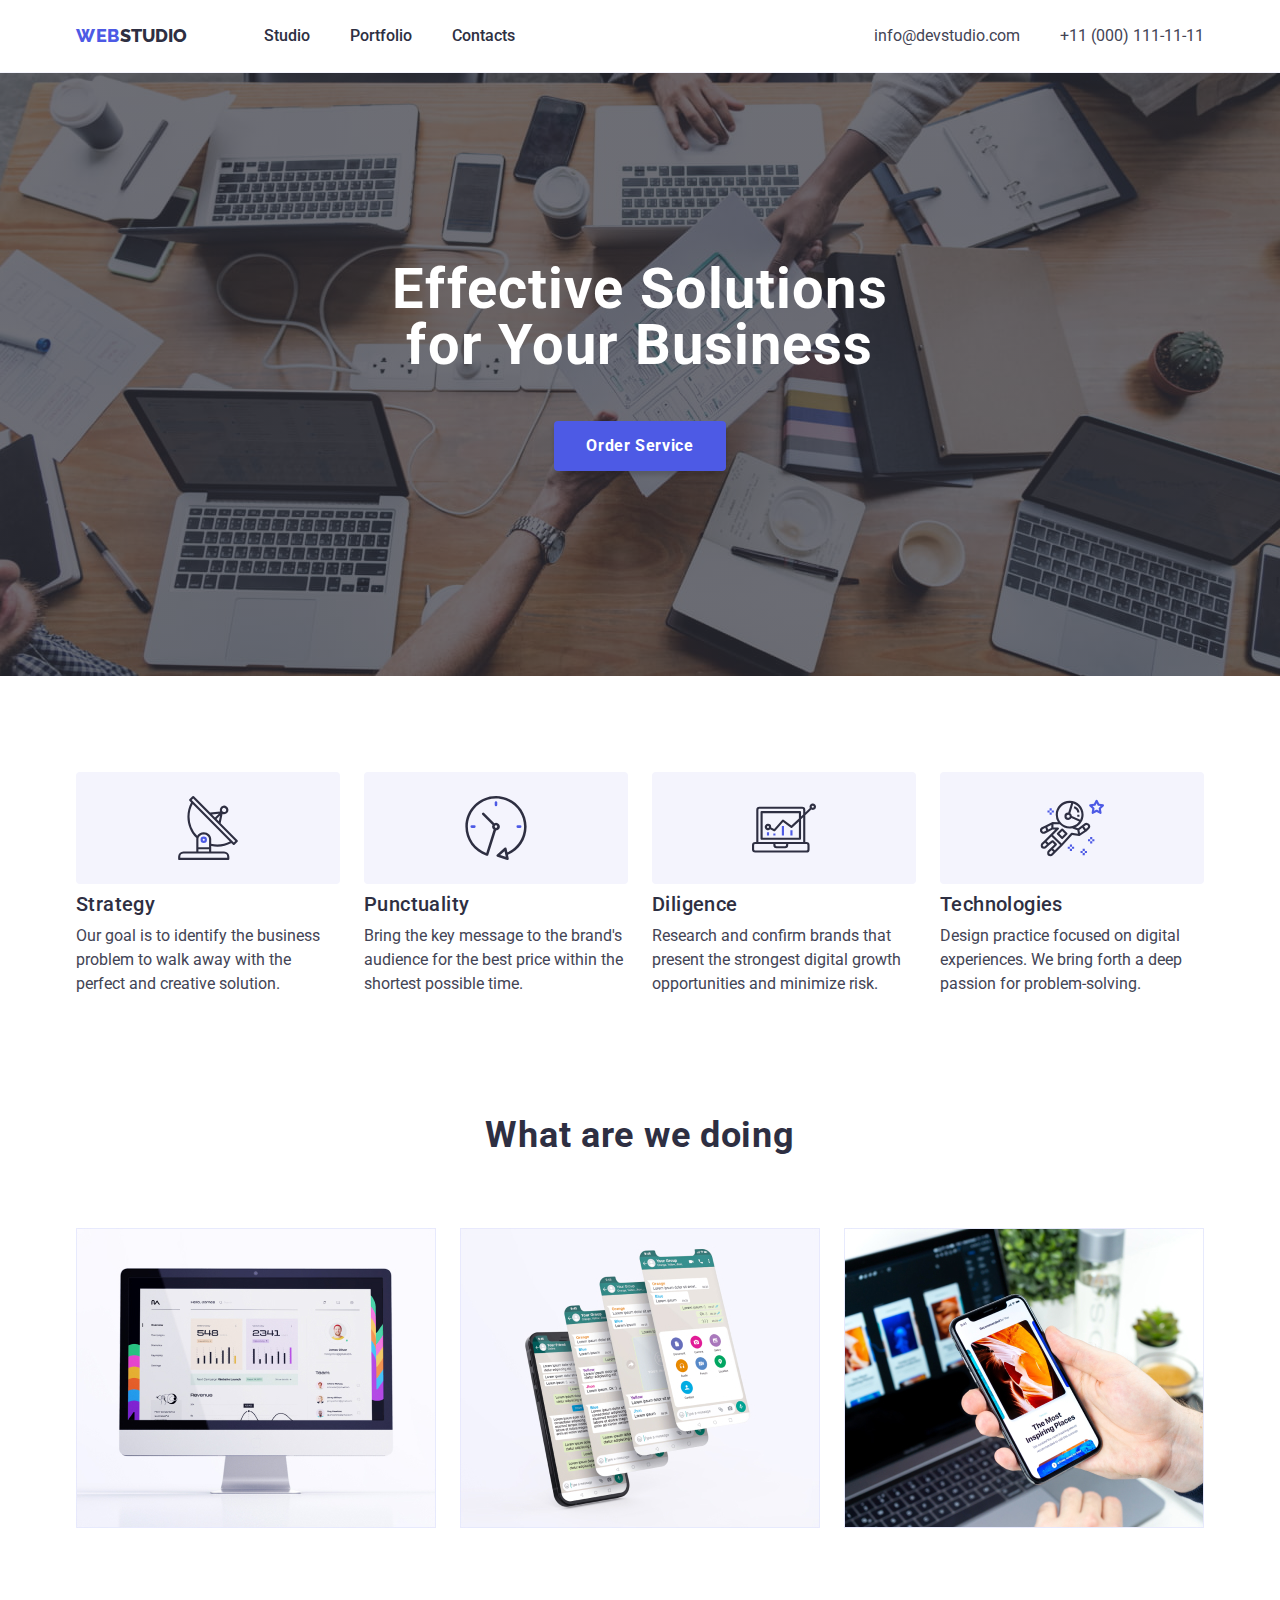
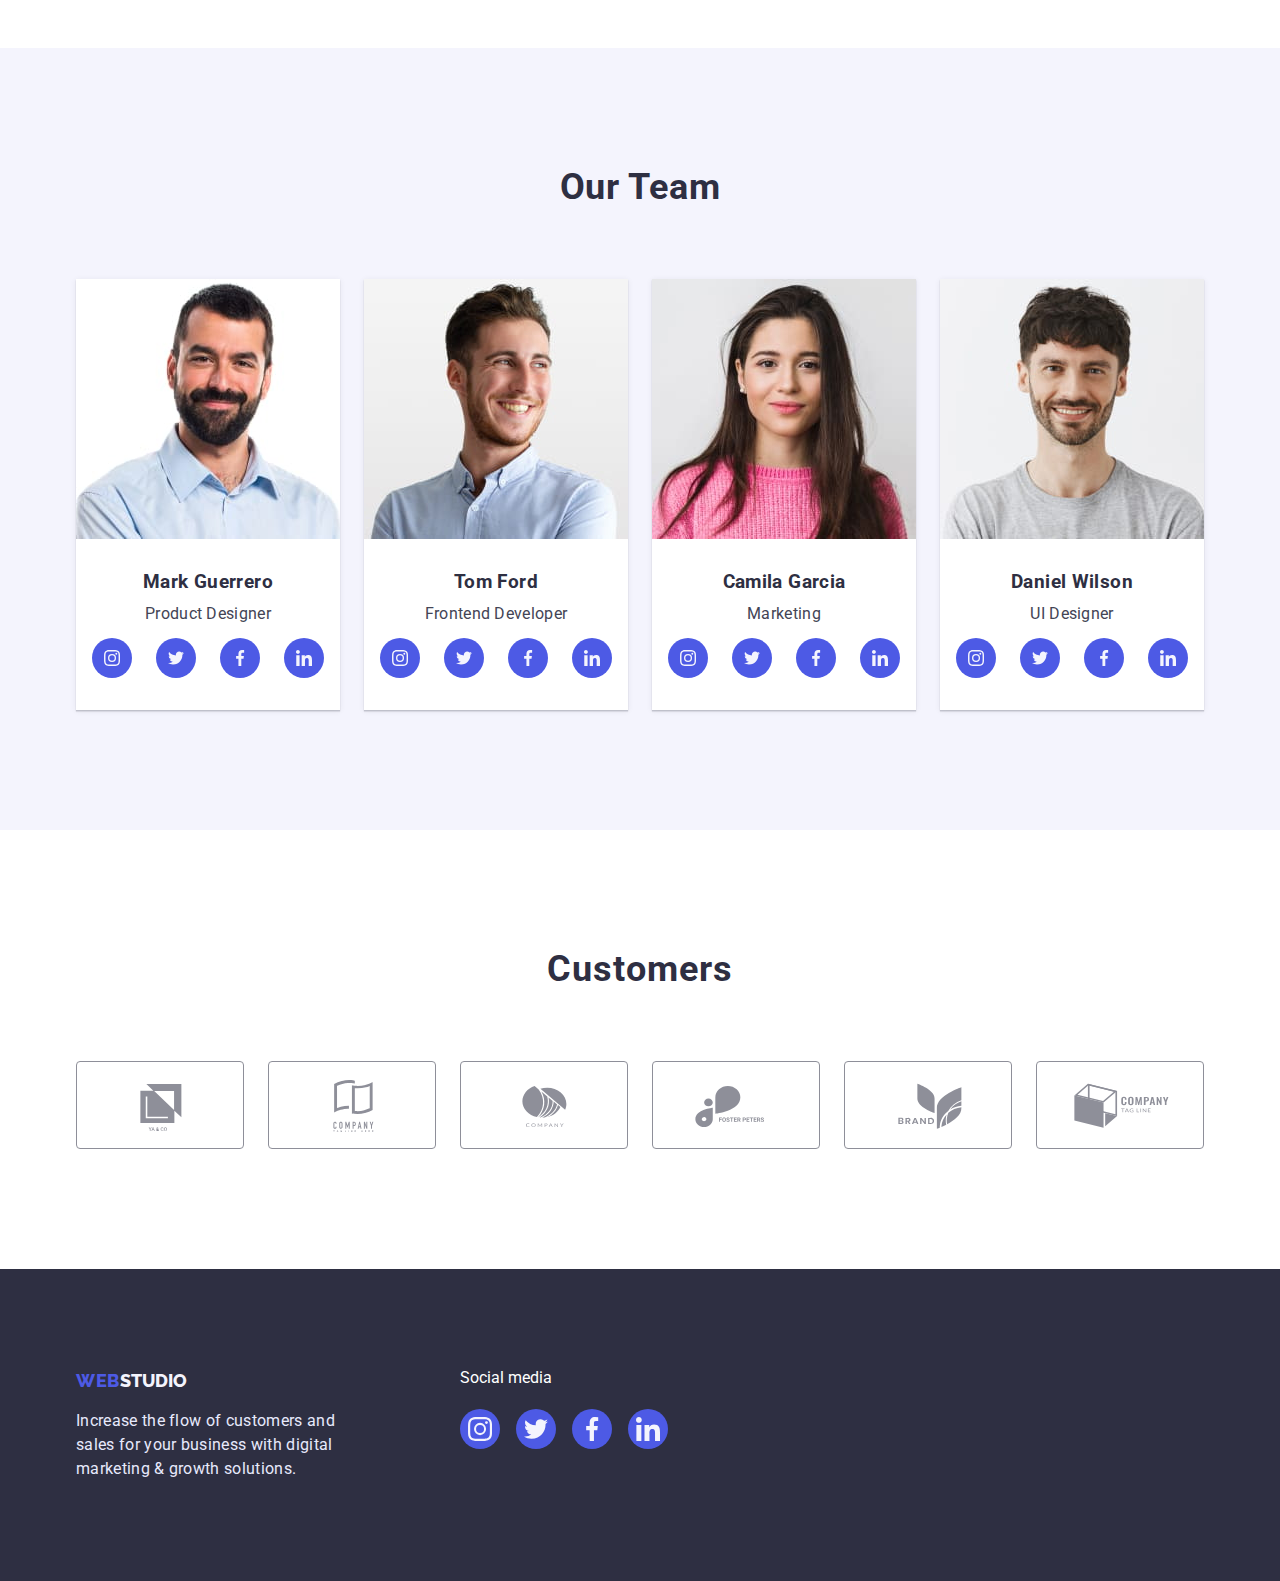
<file: index.html>
<!DOCTYPE html>
<html lang="en">
<head>
    <meta charset="UTF-8">
    <meta http-equiv="X-UA-Compatible" content="IE=edge">
    <meta name="viewport" content="width=device-width, initial-scale=1.0">
    <title>Document</title>
    <link rel="stylesheet" href="https://cdn.jsdelivr.net/npm/modern-normalize@1.1.0/modern-normalize.min.css"/>
    <style>
        li {
            list-style-type: none;
        }
        a {
            text-decoration: none;
        }
    </style>
    <link href="https://fonts.googleapis.com/css2?family=Raleway:wght@800&family=Roboto:wght@400;500;700;900&display=swap" rel="stylesheet">
<link rel="stylesheet" href="./css/style.css" />

</head>
<body>

    <header class="header-container">
    <div class="container header-menu">
        <a class="contacts-logo-one" href="./index.html"><span class="logo">web</span><span class="logo-two">studio</span></a>
            

        <!-- Main navigation -->
        <nav class="header-nav">
            <!-- Links to other pages or sections of the current page -->
        <ul class="link">
            <li class="item"><a class="contacts" href="./index.html">Studio</a></li>
            <li class="item"><a class="contacts" href="./portfolio.html">Portfolio</a></li>
            <li class="item"><a class="contacts" href="">Contacts</a></li>
        </ul>
        </nav>

        <ul class="secondary-link">
            <li class="item"><a class="contacts-inform-tel" href="mailto:info@devstudio.com">info@devstudio.com</a></li>                               
            <li class="item"><a class="contacts-inform" href="tel:+110001111111">+11 (000) 111-11-11</a></li>                           
        </ul>
     </div>
    </header>

    <main>
    
        <section class="hero">
            <div class="container">
            <h1 class="hero-logo">Effective Solutions <br /> for Your Business</h1>
            <button class="main-pointer" type="button">Order Service</button>
            </div>
        </section>

        <!-- Feauters section -->
    <section class="text">
        <div class="container">
        <ul class="text-title">
            <li class="title-list">
                <div class="text-icon">
                <svg class="icon">
                    <use href="./images4/sprite3.svg#icon-antenna"></use>
                </svg>
                </div>
                <h3 class="title">Strategy</h3>
                <p class="title-p">Our goal is to identify the business
                    problem to walk away with the perfect and creative solution. </p>
            </li>

            <li class="title-list">
                <div class="text-icon">
                <svg class="icon">
                    <use href="./images4/sprite3.svg#icon-clock"></use>
                </svg>
                </div>
                <h3 class="title">Punctuality</h3>
                <p class="title-p">Bring the key message to the brand's audience for the best price within the shortest possible time.</p>
            </li>

            <li class="title-list">
                <div class="text-icon">
                <svg class="icon">
                    <use href="./images4/sprite3.svg#icon-diagram"></use>
                </svg>
                </div>
                <h3 class="title">Diligence</h3>
                <p class="title-p">Research and confirm brands that present the strongest digital growth opportunities and minimize risk.</p>
            </li>

            <li class="title-list"> 
                <div class="text-icon">
                <svg class="icon">
                    <use href="./images4/sprite3.svg#icon-astronaut"></use>
                </svg>
                </div>
                <h3 class="title">Technologies</h3>
                <p class="title-p">Design practice focused on digital experiences. We bring forth a deep passion for problem-solving.</p>
            </li>
        </ul>
        </div>
    </section>

    <section class="text-img">
        <div class="container">

         <h2>What are we doing</h2>

         <ul class="list-img">
            <li class="list-img-li"><img src="./images/rectangle2.jpg" alt="statistic" width="360"/></li>
            <li class="list-img-li"><img src="./images/Rectangle1.jpg" alt="constant communication with the clients" width="360"/></li>
            <li class="list-img-li"><img src="./images/rectangle3.jpg" alt="design practice focused on digital experiences" width="360"/></li>
         </ul>
         </div>
    </section> 
    

    <!-- Page footer -->

    <section class="secondary-text">
        <div class="container">

         <h2 class="secondary-text-title">Our Team</h2>

        <ul class="secondary-text-img">
             <li class="img">
                <img src="./images2/img.jpg" alt="Product Designer" width="264">
                <div class="img-text">
                <h3>Mark Guerrero</h3>
                <p>Product Designer</p>

                <ul class="icon-flex">
                <li class="text-title-icon">
                    <a class="icon-flex-link" href="">
                <svg class="icon2">
                    <use href="./images4/sprite.svg#icon-instagram"></use>
                </svg>
                    </a>
                </li>

                <li class="text-title-icon">
                     <a class="icon-flex-link" href="">
                <svg class="icon2">
                    <use href="./images4/sprite.svg#icon-twitter"></use>
                </svg>
                     </a>
                </li>

                <li class="text-title-icon">
                    <a class="icon-flex-link" href="">
                <svg class="icon2">
                    <use href="./images4/sprite.svg#icon-facebook"></use>
                </svg>
                    </a>
                </li>

                <li class="text-title-icon">
                    <a class="icon-flex-link" href="">
                <svg class="icon2">
                    <use href="./images4/sprite.svg#icon-linkedin"></use>
                </svg>
                    </a>
                </li>
                </ul>
                </div>

             <li class="img">
                <img src="./images2/img-2.jpg" alt="Frontend Developer" width="264">
                <div class="img-text">
                <h3>Tom Ford</h3>
                <p>Frontend Developer</p>

                <ul class="icon-flex">
                <li class="text-title-icon">
                    <a class="icon-flex-link" href="">
                    <svg class="icon2">
                        <use href="./images4/sprite.svg#icon-instagram"></use>
                    </svg>
                    </a>
                    </li>

                    <li class="text-title-icon">
                        <a class="icon-flex-link" href="">
                    <svg class="icon2">
                        <use href="./images4/sprite.svg#icon-twitter"></use>
                    </svg>
                        </a>
                    </li>

                    <li class="text-title-icon">
                        <a class="icon-flex-link" href="">
                    <svg class="icon2">
                        <use href="./images4/sprite.svg#icon-facebook"></use>
                    </svg>
                        </a>
                    </li>

                    <li class="text-title-icon">
                        <a class="icon-flex-link" href="">
                    <svg class="icon2">
                        <use href="./images4/sprite.svg#icon-linkedin"></use>
                    </svg>
                        </a>
                    </li>
                </ul>
                </div>

             <li class="img">
                <img src="./images2/img-3.jpg" alt="Marketing" width="264">
                <div class="img-text">
                <h3>Camila Garcia</h3>
                <p>Marketing</p>

                <ul class="icon-flex">
                <li class="text-title-icon">
                    <a class="icon-flex-link" href="">
                    <svg class="icon2">
                        <use href="./images4/sprite.svg#icon-instagram"></use>
                    </svg>
                        </a>
                    </li>

                    <li class="text-title-icon">
                        <a class="icon-flex-link" href="">
                    <svg class="icon2">
                        <use href="./images4/sprite.svg#icon-twitter"></use>
                    </svg>
                        </a>
                    </li>

                    <li class="text-title-icon">
                        <a class="icon-flex-link" href="">
                    <svg class="icon2">
                        <use href="./images4/sprite.svg#icon-facebook"></use>
                    </svg>
                        </a>
                    </li>

                    <li class="text-title-icon">
                        <a class="icon-flex-link" href="">
                    <svg class="icon2">
                        <use href="./images4/sprite.svg#icon-linkedin"></use>
                    </svg>
                        </a>
                    </li>
             </ul>
             </div>

             <li class="img">
                <img src="./images2/img-4.jpg" alt="UI Designer" width="264">
                <div class="img-text">
                <h3>Daniel Wilson</h3>
                <p>UI Designer</p>

                <ul class="icon-flex">
                <li class="text-title-icon">
                    <a class="icon-flex-link" href="">
                    <svg class="icon2">
                        <use href="./images4/sprite.svg#icon-instagram"></use>
                    </svg>
                        </a>
                    </li>

                    <li class="text-title-icon">
                        <a class="icon-flex-link" href="">
                    <svg class="icon2">
                        <use href="./images4/sprite.svg#icon-twitter"></use>
                    </svg>
                        </a>
                    </li>

                    <li class="text-title-icon">
                        <a class="icon-flex-link" href="">
                    <svg class="icon2">
                        <use href="./images4/sprite.svg#icon-facebook"></use>
                    </svg>
                        </a>
                    </li>

                    <li class="text-title-icon">
                        <a class="icon-flex-link" href="">
                    <svg class="icon2">
                        <use href="./images4/sprite.svg#icon-linkedin"></use>
                    </svg>
                        </a>
                    </li>
             </ul>
        </div>
        </ul>
        </div>
     </section>

     <!-- section clients -->

     <section class="clients">
        <div class="container">
            <h2 class="clients-h2">Customers</h2>
            <ul  class="clients-section-title">

           <li class="clients-title-li">
            <a class="clients-link" href="">
                <svg width="104px" height="56px" class="clients-icon">
                 <use href="./images4/sprite2.svg#icon-Logo"></use>
                </svg>
            </a>
           </li>

        <li class="clients-title-li">
            <a class="clients-link" href="">
                <svg width="104px" height="56px" class="clients-icon">
                    <use href="./images4/sprite2.svg#icon-Logo-2"></use>
                </svg>
            </a>
        </li>

        <li class="clients-title-li">
            <a class="clients-link" href="">
                <svg width="104px" height="56px" class="clients-icon">
                    <use href="./images4/sprite2.svg#icon-Logo-3"></use>
                </svg>
            </a>
        </li>

        <li class="clients-title-li">
            <a class="clients-link" href="">
                <svg width="104px" height="56px" class="clients-icon">
                    <use href="./images4/sprite2.svg#icon-Logo-4"></use>
                </svg>
            </a>
        </li>

        <li class="clients-title-li">
            <a class="clients-link" href="">
                <svg width="104px" height="56px" class="clients-icon">
                    <use href="./images4/sprite2.svg#icon-Logo-5"></use>
                </svg>
            </a>
        </li>

        <li class="clients-title-li">
            <a class="clients-link" href="">
                <svg width="104px" height="56px" class="clients-icon">
                    <use href="./images4/sprite2.svg#icon-Logo-6"></use>
                </svg>
            </a>
        </li>
      </ul>
      </div>
     </section>

     </main>

     <footer class="footer">
        <div class="container footer-container">
        <div class="style">
         <a class="contacts-logo" href="./index.html"><span class="logo">web</span><span class="logo-two-bottom">studio</span></a>
         <p class="bottom-text">Increase the flow of customers and sales for your business with digital marketing & growth solutions.</p>
        </div>

        <div class="footer-icon">
            <p class="footer-icon-text">Social media</p>
                <ul class="footer-ul">
                <li class="bottom-icon">
                    <a class="footer-icon-link" href="">
                    <svg class="icon3">
                        <use href="./images4/sprite.svg#icon-instagram"></use>
                    </svg>
                    </a>
                </li>
            
                <li class="bottom-icon">
                    <a class="footer-icon-link" href="">
                    <svg class="icon3">
                        <use href="./images4/sprite.svg#icon-twitter"></use>
                    </svg>
                    </a>
                </li>
            
                <li class="bottom-icon">
                    <a class="footer-icon-link" href="">
                    <svg class="icon3">
                        <use href="./images4/sprite.svg#icon-facebook"></use>
                    </svg>
                    </a>
                </li>
            
                <li class="bottom-icon">
                    <a class="footer-icon-link" href="">
                    <svg class="icon3">
                        <use href="./images4/sprite.svg#icon-linkedin"></use>
                    </svg>
                    </a>
                </li>
                </ul>
            </div>
         </div>
    </footer>
</body>
</html>
</file>
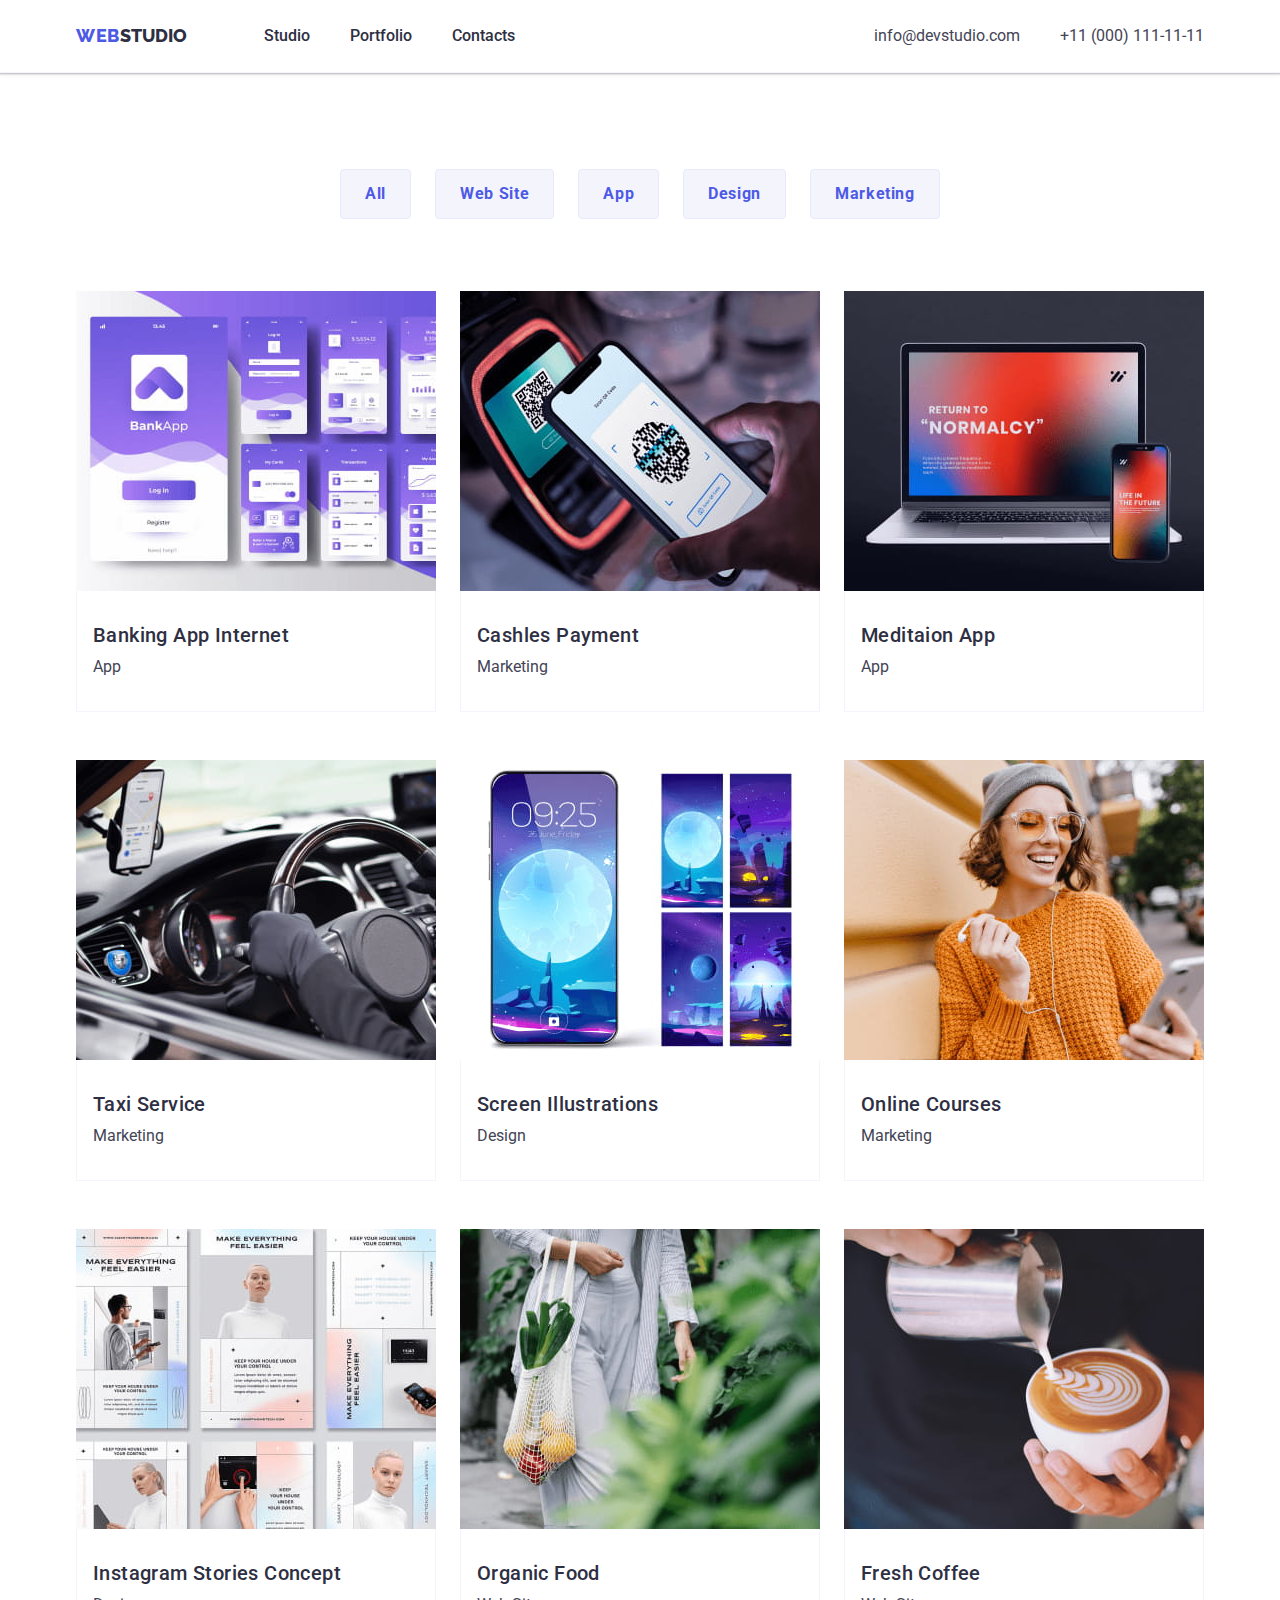
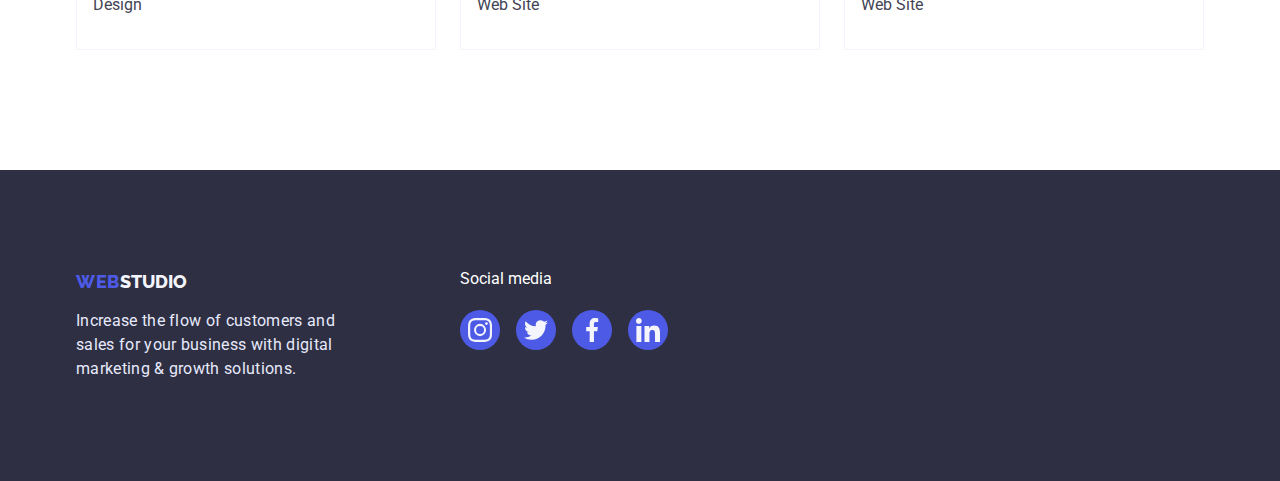
<file: portfolio.html>
<!DOCTYPE html>
<html lang="en">
<head>
    <meta charset="UTF-8">
    <meta http-equiv="X-UA-Compatible" content="IE=edge">
    <meta name="viewport" content="width=device-width, initial-scale=1.0">
    <title>Document</title>
    <link rel="stylesheet" href="https://cdn.jsdelivr.net/npm/modern-normalize@1.1.0/modern-normalize.min.css"/>
    <style>
        li {
            list-style-type: none;
        }
        a {
            text-decoration: none;
        }
    </style>
    <link href="https://fonts.googleapis.com/css2?family=Raleway:wght@800&family=Roboto:wght@400;500;700;900&display=swap" rel="stylesheet">
    <link rel="stylesheet" href="./css/style.css" />

</head>
<body>
    
    <header class="header-container">
        <div class="container header-menu">
        <a class="contacts-logo-one" href="./portfolio.html"><span class="logo">web</span><span class="logo-two">studio</span></a>

        <!-- Main navigation -->
        <nav class="header-nav">
            <!-- Links to other pages or sections of the current page -->
            <ul class="link">
                <li class="item"><a class="contacts" href="./index.html">Studio</a></li>
                <li class="item"><a class="contacts" href="./portfolio.html">Portfolio</a></li>
                <li class="item"><a class="contacts" href="">Contacts</a></li>
            </ul>
        </nav>

        <ul class="secondary-link">
            <li class="item"><a class="contacts-inform-tel" href="mailto:info@devstudio.com">info@devstudio.com</a></li>
            <li class="item"><a class="contacts-inform" href="tel:+110001111111">+11 (000) 111-11-11</a></li>
        </ul>
        </div>
    </header>

    <main>

         <!-- Page footer -->

         <section class="text">
            <div class="container menu-navigation">
        <ul class="menu-button">
                <li class="button-navigation"><button class="pointer" type="button">All</button></li>
                <li class="button-navigation"><button class="pointer" type="button">Web Site</button></li>
                <li class="button-navigation"><button class="pointer" type="button">App</button></li>
                <li class="button-navigation"><button class="pointer" type="button">Design</button></li>
                <li class="button-navigation"><button class="pointer" type="button">Marketing</button></li>
        </ul>

        <ul class="flex-container">
            <li class="flex-element">
                <a class="menu" href="">
                    <div class="team-list-overlay">
                <img class="flex-img" src="./images3/img.jpg" alt="Banking App Internet" width="360">
                <p class="overlay">14 Stylish and User-Friendly App Design Concepts · Task Manager App · Calorie Tracker App · Exotic Fruit Ecommerce App · Cloud Storage App</p>
                    </div>
                <div class="flex-content">
                <h2 class="flex-h3">Banking App Internet</h2>
                <p class="flex-p">App</p>
                </div>
                </a>
            </li>

            <li class="flex-element">
                <a class="menu" href="">
                    <div class="team-list-overlay">
                 <img class="flex-img" src="./images3/img10.jpg" alt="Cashless Payment" width="360">
                 <p class="overlay">14 Stylish and User-Friendly App Design Concepts · Task Manager App · Calorie Tracker App · Exotic Fruit Ecommerce App · Cloud Storage App</p>
                    </div>
                 <div class="flex-content">
                 <h2 class="flex-h3">Cashles Payment</h2>
                 <p class="flex-p">Marketing</p>
                 </div>
                 </a>
            </li>

            <li class="flex-element">
                <a class="menu" href="">
                    <div class="team-list-overlay">
                <img class="flex-img" src="./images3/img3.jpg" alt="Meditaion App" width="360">
                <p class="overlay">14 Stylish and User-Friendly App Design Concepts · Task Manager App · Calorie Tracker App · Exotic  Fruit Ecommerce App · Cloud Storage App</p>
                    </div>
                <div class="flex-content">
                <h2 class="flex-h3">Meditaion App</h2>
                <p class="flex-p">App</p>
                </div>
                </a>
            </li>

            <li class="flex-element">
                <a class="menu" href="">
                    <div class="team-list-overlay">
                <img class="flex-img" src="./images3/img4.jpg" alt="Taxi Service" width="360">
                <p class="overlay">14 Stylish and User-Friendly App Design Concepts · Task Manager App · Calorie Tracker App · Exotic   Fruit Ecommerce App · Cloud Storage App</p>
                    </div>
                <div class="flex-content">
                <h2 class="flex-h3">Taxi Service</h2>
                <p class="flex-p">Marketing</p>
                </div>
                </a>
            </li>

            <li class="flex-element">
                <a class="menu" href="">
                    <div class="team-list-overlay">
                <img class="flex-img" src="./images3/img5.jpg" alt="Screen Illustrations" width="360">
                <p class="overlay">14 Stylish and User-Friendly App Design Concepts · Task Manager App · Calorie Tracker App · Exotic Fruit Ecommerce App · Cloud Storage App</p>
                    </div>
                <div class="flex-content">
                <h2 class="flex-h3">Screen Illustrations</h2>
                <p class="flex-p">Design</p>
                </div>
                </a>
            </li>

            <li class="flex-element">
                <a class="menu" href="">
                    <div class="team-list-overlay">
                <img class="flex-img" src="./images3/img6.jpg" alt="Online Courses" width="360">
                <p class="overlay">14 Stylish and User-Friendly App Design Concepts · Task Manager App · Calorie Tracker App · Exotic    Fruit Ecommerce App · Cloud Storage App</p>
                    </div>
                <div class="flex-content">
                <h2 class="flex-h3">Online Courses</h2>
                <p class="flex-p">Marketing</p>
                </div>
                </a>
            </li>

            <li class="flex-element">
                <a class="menu" href="">
                    <div class="team-list-overlay">
                <img class="flex-img" src="./images3/img7.jpg" alt="Instagram Stories Concept" width="360">
                <p class="overlay">14 Stylish and User-Friendly App Design Concepts · Task Manager App · Calorie Tracker App · Exotic  Fruit Ecommerce App · Cloud Storage App</p>
                    </div>
                <div class="flex-content">
                <h2 class="flex-h3">Instagram Stories Concept</h2>
                <p class="flex-p">Design</p>
                </div>
                </a>
            </li>

            <li class="flex-element">
                <a class="menu" href="">
                    <div class="team-list-overlay">
                <img class="flex-img" src="./images3/img8.jpg" alt="Organic Food" width="360">
                <p class="overlay">14 Stylish and User-Friendly App Design Concepts · Task Manager App · Calorie Tracker App · Exotic Fruit Ecommerce App · Cloud Storage App</p>
                    </div>
                <div class="flex-content">
                <h2 class="flex-h3">Organic Food</h2>
                <p class="flex-p">Web Site</p>
                </div>
                </a>
            </li>
            
            <li class="flex-element">
                <a class="menu" href="">
                    <div class="team-list-overlay">
                <img class="flex-img" src="./images3/img9.jpg" alt="Fresh Coffee" width="360">
                <p class="overlay">14 Stylish and User-Friendly App Design Concepts · Task Manager App · Calorie Tracker App · Exotic  Fruit Ecommerce App · Cloud Storage App</p>
                    </div>
                <div class="flex-content">
                <h2 class="flex-h3">Fresh Coffee</h2>
                <p class="flex-p">Web Site</p>
                </div>
                </a>
            </li>
        </ul>
        </div>
    </section>

    </main>

    <footer class="footer">
        <div class="container footer-container">
            <div class="style">
                <a class="contacts-logo" href="./index.html"><span class="logo">web</span><span
                        class="logo-two-bottom">studio</span></a>
                <p class="bottom-text">Increase the flow of customers and sales for your business with digital marketing &
                    growth solutions.</p>
            </div>
    
            <div class="footer-icon">
                <p class="footer-icon-text">Social media</p>
                <ul class="footer-ul">
                    <li class="bottom-icon">
                        <a class="footer-icon-link" href="">
                            <svg class="icon3">
                                <use href="./images4/sprite.svg#icon-instagram"></use>
                            </svg>
                        </a>
                    </li>
    
                    <li class="bottom-icon">
                        <a class="footer-icon-link" href="">
                            <svg class="icon3">
                                <use href="./images4/sprite.svg#icon-twitter"></use>
                            </svg>
                        </a>
                    </li>
    
                    <li class="bottom-icon">
                        <a class="footer-icon-link" href="">
                            <svg class="icon3">
                                <use href="./images4/sprite.svg#icon-facebook"></use>
                            </svg>
                        </a>
                    </li>
    
                    <li class="bottom-icon">
                        <a class="footer-icon-link" href="">
                            <svg class="icon3">
                                <use href="./images4/sprite.svg#icon-linkedin"></use>
                            </svg>
                        </a>
                    </li>
                </ul>
            </div>
        </div>
    </footer>
    </body>
    
    </html>
</file>
<file: css/style.css>
:root {
    --brand-color: #2E2F42;
    --color1:#4D5AE5;
    --color2:#434455;
    --color3:#F4F4FD;
    --color4:#FFFFFF;
    --color5: #404BBF;
    --color6: #E7E9FC;
    --flex-elements:#8E8F99;
}

/* ============= Додаткові параметри скидання стилів ============= */

h1,h2,h3,h4,p {
    margin-top: 0;
    margin-bottom: 0;
}

ul,ol {
    margin-top: 0;
    margin-bottom: 0;
    padding-left: 0;
}

img {
    display: block;
}

button {
    cursor: pointer;
}


body {
    background-color: var(--color4);
}


/* Створений загальний контейнер */

.container {
    width: 1158px;
    margin-left: auto;
    margin-right: auto;
    padding-left: 15px;
    padding-right: 15px;

}

.section {
    padding-right: 156px;
    padding-left: 156px;
}

/* ============= Позіціонування контенту index.html============= */

.header-container {
    display: flex;
    align-items: center;

    padding-top: 24px;
    padding-bottom: 24px;

    border-bottom: 0.5px solid var(--color3);
    box-shadow: 0px 2px 1px rgba(46, 47, 66, 0.08), 0px 1px 1px rgba(46, 47, 66, 0.16), 0px 1px 6px rgba(46, 47, 66, 0.08);
}

.header-menu {
    display: flex;
}

.header-nav {
    display: flex;
    align-items: center;
}

.link {
    display: flex;
    align-items: center;
}

.secondary-link {
    margin-left: auto;

    display: flex;
    align-items: center;
}

.contacts-logo {
    font-family: "Raleway", sans-serif;
    font-style: normal;
    font-weight: 800;
    font-size: 18px;
    line-height: 1.3;

    align-items: center;
    letter-spacing:0.03;
    text-transform: uppercase;
}
 
.contacts-logo-one {
    margin-right: 77px;

    font-family: "Raleway", sans-serif;
    font-style: normal;
    font-weight: 800;
    font-size: 18px;
    line-height: 1.3;
    
     align-items: center;
     letter-spacing: 0.03;
    text-transform: uppercase;
}


.link .item:not(:last-child) {
    margin-right: 40px;
}
 
.secondary-link .item + .item {
margin-left: 40px;
}

.text-title .title {
    margin-bottom: 8px;

    font-weight: 500;
    font-size: 20px;
    line-height: 24px;
    letter-spacing: 0.02em;

    width: 264px;
}

 .no-padding {
    padding-top: 0px;
    padding-bottom: 0px;
}

.text-title {
    display: flex;
    align-items: center;
}

.title-list:not(:last-child) {
    margin-right: 24px;
}

.text {
    padding-top: 96px;
    padding-bottom: 120px;
}

.text-img {
    padding-bottom: 120px;
}

.text-img .list-img {
    margin-top: 72px;

    display: flex;
    align-items: center; 
}

.text-img .list-img-li:not(:last-child) {
    margin-right: 24px;
}

.secondary-text {
    padding-top: 120px;
    padding-bottom: 120px;
}

.secondary-text-title {
    margin-bottom: 72px;
}

.secondary-text-img {
    display: flex;
    align-items: center;
    text-align: center;
}

.img:not(:last-child) {
    margin-right: 24px;
}

.img-text {
    padding-top: 32px;
    padding-bottom: 32px;
}

.img {
    gap: 32px;

    width: 264px;
}

.footer {
    padding-top: 100px;
    padding-bottom: 100px;
}

.footer-container {
    display: flex;

}

.style {
    margin-right: 120px;
}

.bottom-text {
    margin-top: 16px;

    width: 264px;
    height: 72px;
    left: 156px;
    top: 2421px;
}


/* ============= Позіціонування контенту index.html =============*/


/* ============= Позиціонування контенту portfolio.html ============= */

.menu-button {
    margin-bottom: 72px;

    display: flex;
    flex-direction: row;
    justify-content: center;

}

.menu-button .button-navigation:not(:last-child) {
margin-right: 24px;
}

/* Test-container img */

.flex-container {
    display: flex;
    flex-wrap: wrap;

    margin-top: calc( -1 + var(--flex-element-gap));    
    margin-left: calc(-1 + var(--flex-element-gap));   
}

.flex-element:not(:nth-child(3n)) {
    margin-right: 24px;
}
 
.flex-element:not(:nth-last-child(-n + 3)) {
    margin-bottom: 48px;
}

.flex-img {
    display: block;
    max-width: 100%;
}

/* Анімування тексту */

.overlay {
    position: absolute;
    font-size: 14px;

    left: 0;
    top: 0;

    height: 300px;
    width: 100%;

    overflow: auto;
    transform: translate(0, 100%);
    transition: transform 250ms linear;

    padding-top: 40px;
    padding-right: 32px;
    padding-bottom: 164px;
    padding-left: 32px;

    color: rgba(244, 244, 253, 1);
    background-color: rgba(77, 90, 229, 1);
}

.team-list-overlay {
    position: relative;
    overflow: hidden;
}

.menu:hover .overlay,
.menu:focus .overlay {
    transform: translate(0, 0);
}

/* Анімування тексту */

.flex-h3 {
    margin-bottom: 8px;
}

.flex-content {
    padding: 32px 16px;

    border: 1px solid var(--color3);
    border-top: none;
}

.menu {
    display: block;
}

.menu:hover ,
.menu:focus {
    box-shadow: 0px 1px 6px rgba(46, 47, 66, 0.08), 0px 1px 1px rgba(46, 47, 66, 0.16), 0px 2px 1px rgba(46, 47, 66, 0.08);
}

/* Test-container img */



/* ============= Позиціонування контенту portfolio.html ============= */

.logo {
    font-family: "Raleway", sans-serif;
    font-style: normal;
    font-weight: 800;
    font-size: 18px;
    line-height: 1.3;


    letter-spacing: 0.03em;
    text-transform: uppercase;
    color: var(--color1);
}

.logo-two {
    color: var(--brand-color);
}

body {
font-family: "Roboto", sans-serif;
color: var(--brand-color);
}


/* ============= Main navigation ============= */

.link {
    text-decoration: none;

    background-color: var(--color4);
}

.link a {
    font-weight: 500;
    font-size: 16px;
    line-height: 1.5;

    color: var(--brand-color);
}

.secondary-link a {
    font-weight: 400;
    font-size: 16px;
    line-height: 1.5;

    color: #434455;
    background-color: var(--color4);
}
    
/* ============= Main navigation ============= */


/* ============= Hover and focus ============= */

.contacts {
    color: var(--brand-color);
}

.contacts:hover {
    color: var(--color1);
}

.contacts:focus {
    color: var(--color1);
}
.link .contacts:focus {
    color: var(--color1);
}

.secondary-link:focus {
    color: var(--color1);
}

.contacts-inform {
    color: var(--brand-color);
}

.contacts-inform:hover {
    color: var(--color1);
}

.contacts-inform:focus {
    color:var(--color1)
}

.contacts-inform-tel {
    color: var(--brand-color);
}

.contacts-inform-tel:hover {
    color: var(--color1);
}

.contacts-inform-tel:focus {
    color: var(--color1);
}


/* ============= Hover and focus ============= */


/* ============= SPRITE.SVG ============= */

.text-icon {
    height: 112px;
    margin-bottom: 8px;

    display: flex;
    align-items: center;
    justify-content: center;

    border-radius: 4px;
    background-color: var(--color3);
}

.icon {
    width: 64px;
    height: 64px;
    left: 100px;
    top: 24px;
}

.text-title-icon {
    width: 40px;
    height: 40px;
}

.text-title-icon:not(:last-child) {
    margin-right: 24px;
}

.text-title-icon:hover ,
.text-title-icon:focus {
    stroke: var(--color1);
}

.icon-flex {
    display: flex;
    align-items: center;
    justify-content: center;

    margin-top: 12px;
}

.icon-flex-link {
    display: flex;
    align-items: center;
    justify-content: center;
    width: 100%;
    height: 100%;

    border-radius: 50%;
    background-color: var(--color1);
}

.icon-flex-link:hover ,
.icon-flex-link:focus {
    background-color: #404BBF;
}

.icon2 {    
    width: 16px;
    height: 16px;
}

.footer-icon-text {
    margin-bottom: 16px;
    color: var(--color4);
}

.bottom-icon {
    width: 40px;
    height: 40px;
}

.bottom-icon:not(:last-child) {
    margin-right: 16px;
}

.footer-icon-link {
    display: flex;
    align-items: center;
    justify-content: center;
    
    width: 100%;
    height: 100%;

    border-radius: 50%;
    background-color: var(--color1);
}

.footer-icon-link:hover ,
.footer-icon-link:focus {
    background-color: rgba(49, 208, 170, 1);
}

.icon3:hover ,
.icon3:focus {
    border: 1px solid var(--color1);
    border: 4px;
}

.bottom-icon:hover ,
.bottom-icon:focus {
    stroke: var(--color1);
}

.footer-icon-text {
    width: 96px;
    height: 24px;
    top: 3001px;
    left: 540px;
}

.footer-ul {
    display: flex;
}

.icon3 {
    width: 24px;
    height: 24px;
    top: 8px;
    left: 8px;

    fill: currentColor;
}

.clients {
    padding: 120px 0px;
}

.clients-h2 {
    margin-bottom: 72px;

    text-align: center;
    
    font-size: 36px;
    line-height: 1.1;
    letter-spacing: 0.03em;
}

.clients-title-li:not(:last-child) {
    margin-right: 24px;
}

.clients-section-title {
    padding: 0px;
    display: flex;
}

.clients-title-li {
    width: calc(100% - 5 * 24px);
}

.clients-link {
    display: flex;
    align-items: center;
    justify-content: center;
    width: 100%;
    height: 88px;

    border: 1px solid var(--flex-elements);
    border-radius: 4px;
    fill: #8e8f99 ;
}

.clients-link:hover ,
.clients-link:focus {
    fill: var(--color1);
    border-color: var(--color1);
}

/* ============= SPRITE.SVG ============= */


.main-pointer {
    padding-bottom: 192px;

    align-items: flex-start;
    flex-direction: row;
    padding: 16px 32px;
    border: none;
    border-radius: 4px;

    font-family: "Roboto", sans-serif;
    font-style: normal;
    font-weight: 700;
    font-size: 16px;
    line-height: 1.1;
    letter-spacing: 0.04em;

    color: var(--color4);
    background-color: var(--color1);
    box-shadow: 0px 4px 4px rgba(0, 0, 0, 0.15);
    border-radius: 4px;
 }

.main-pointer:hover ,
.main-pointer:focus {
    background-color: var(--color5);
    box-shadow: 0px 4px 4px rgba(0, 0, 0, 0.15);
}

.hero {
    padding-top: 188px;
    padding-bottom: 188px;

    text-align: center;
    height: 603px;
    
    background-color: var(--brand-color);

    /* background image */

    max-width: 1440px;
    height: 603px;
    margin-left: auto;
    margin-right: auto;

    background-image: linear-gradient(to right,
    rgba(47, 48, 58, 0.7),
    rgba(47, 48, 58, 0.7)),
    url("../images4/hero.jpg");

    background-repeat: no-repeat;
    background-size: cover;
    background-position: center;

    /* background image */
}


.buttom .contacts:focus {
    color: var(--color1);
}

.hero-logo {
    margin-bottom: 48px;

    font-family: "Roboto", sans-serif;
    font-weight: 700;
    font-style: normal;
    font-size: 56px;
    line-height: 1;
    letter-spacing: 0.02em;

    color: var(--color4);
}


/* ============= Feauters section ============= */

.text h2 { 
    font-weight: 500;
    font-style: normal;
    font-size: 20px;
    line-height: 1.2;
    letter-spacing: 0.02em;

    color: var(--brand-color);
}

.text p {
    font-weight: 400;
    font-style: normal;
    font-size: 16px;
    line-height: 1.5;
    letter-spacing: 0.02;

    color: var(--color2);
}

.text-img h2 {
    text-align: center;

    font-size: 36px;
    line-height: 1.1;
    letter-spacing: 0.02em;

    color: var(--brand-color);
}


/* ============= Feauters section ============= */


/* ============= Page footer ============= */

.secondary-text {
    background-color: var(--color3);
}

.img {
    flex-direction: column;
    justify-content: center;
    align-items: center;

    background-color: var(--color4);
    box-shadow: 0px 1px 6px rgba(46, 47, 66, 0.08), 0px 1px 1px rgba(46, 47, 66, 0.16), 0px 2px 1px rgba(46, 47, 66, 0.08);
}

.secondary-text h2 {
    text-align: center;

    font-size: 36px;
    line-height: 1.1;
    letter-spacing: 0.02em;

    color: var(--brand-color);
}

.secondary-text h3 {
    margin-bottom: 8px;

    line-height: 1.2;
    letter-spacing: 0.02em;

    color: var(--brand-color);
}

.secondary-text p {
    font-weight: 400;
    font-size: 16px;
    line-height: 1.5;
    letter-spacing: 0.02em;

    color: var(--color2);
}

.footer {
    background-color: var(--brand-color);
}

.bottom-text {
    font-weight: 400;
    font-size: 16px;
    line-height: 1.5;
    letter-spacing: 0.02em;

    color: var(--color6);
}

.logo-two-bottom {
    color: var(--color3);
 }

/* ============= Page footer ============= */



/* ============= PORTFOLIO.HTML  Main navigation ============= */


.pointer { 
    align-items: center;
    border-radius: 4px;
    box-sizing: border-box;
    padding: 12px 24px;

    font-family: "Roboto", sans-serif;
    font-style: normal;
    font-weight: 700;
    line-height: 1.5;
    letter-spacing: 0.04em;
    
    color: var(--color1);
    border: 1px solid var(--color6);
    background-color: var(--color3);
}

.pointer:hover ,
.pointer:focus  {
    color: var(--color4);
    background-color: var(--color1);
    box-shadow: 0px 3px 1px rgba(0, 0, 0, 0.1), 0px 2px 1px rgba(0, 0, 0, 0.08), 0px 2px 2px rgba(0, 0, 0, 0.12);
}

.pointer { cursor: pointer; }
</file>
